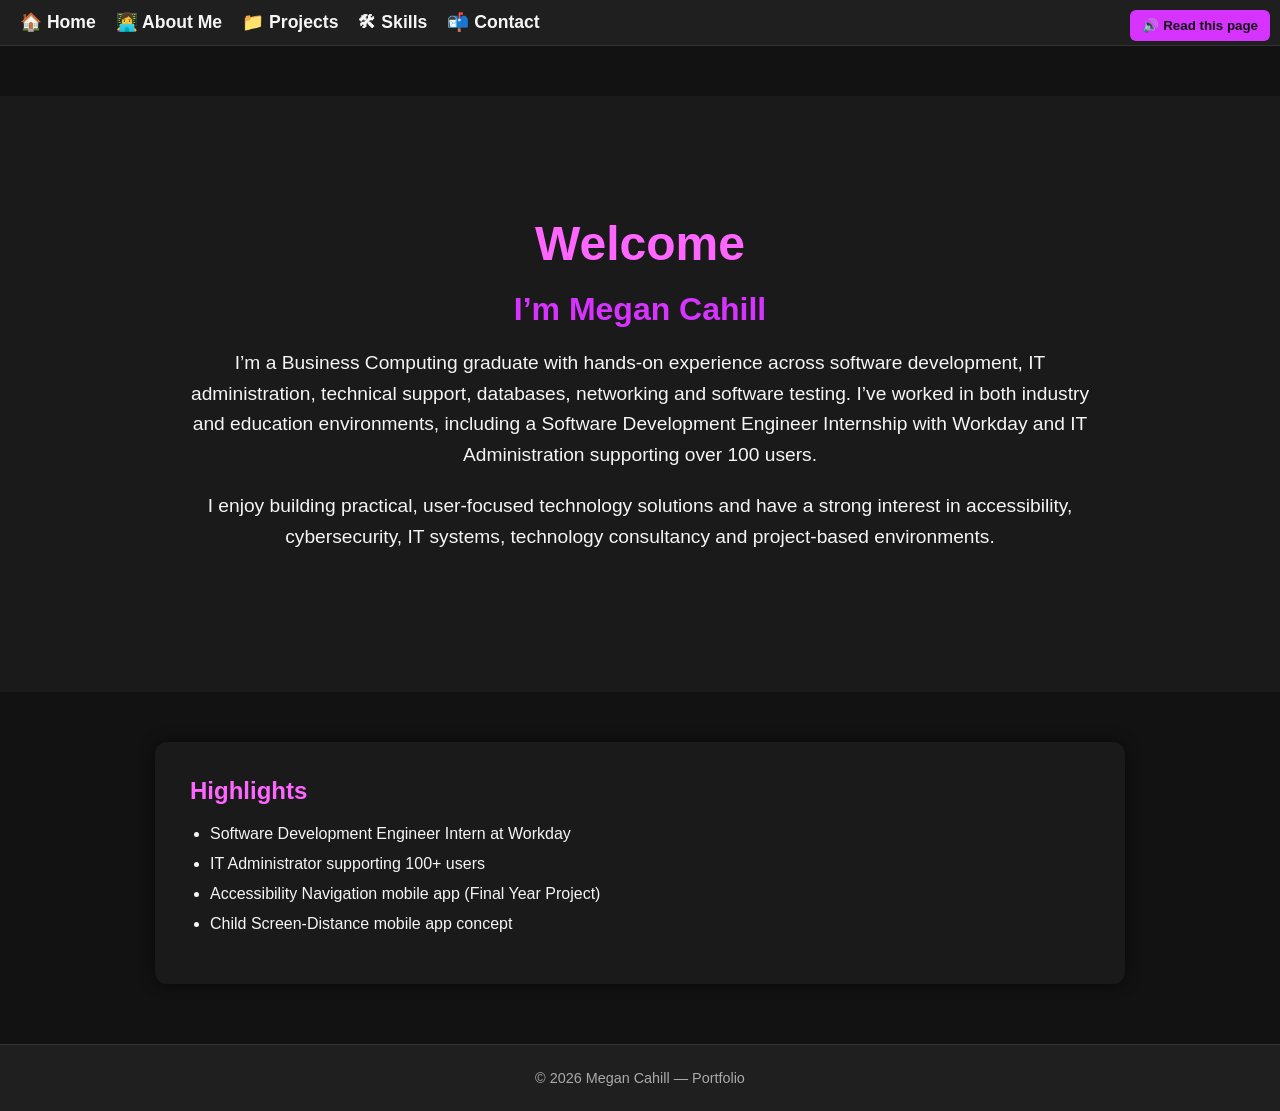
<file: index.html>
<!DOCTYPE html>
<html lang="en">
<head>
    <meta charset="UTF-8">
    <title>Megan Cahill – Portfolio</title>
    <link rel="stylesheet" href="style.css">
    <script src="narrator.js"></script>
</head>
<body>

<button class="narrator-btn" onclick="narratePage()">🔊 Read this page</button>

<nav>
    <a href="index.html">🏠 Home</a>
    <a href="about.html">👩‍💻 About Me</a>
    <a href="projects.html">📁 Projects</a>
    <a href="skills.html">🛠 Skills</a>
    <a href="contact.html">📬 Contact</a>
</nav>

<section class="home-hero">
    <h1>Welcome</h1>
    <h2>I’m <strong>Megan Cahill</strong></h2>

    <p>
        I’m a Business Computing graduate with hands-on experience across software development,
        IT administration, technical support, databases, networking and software testing.
        I’ve worked in both industry and education environments, including a Software Development
        Engineer Internship with Workday and IT Administration supporting over 100 users.
    </p>

    <p>
        I enjoy building practical, user-focused technology solutions and have a strong interest in
        accessibility, cybersecurity, IT systems, technology consultancy and project-based environments.
    </p>
</section>

<section>
    <h2>Highlights</h2>
    <ul>
        <li>Software Development Engineer Intern at Workday</li>
        <li>IT Administrator supporting 100+ users</li>
        <li>Accessibility Navigation mobile app (Final Year Project)</li>
        <li>Child Screen-Distance mobile app concept</li>
    </ul>
</section>

<footer>
    © 2026 Megan Cahill — Portfolio
</footer>

</body>
</html>
</file>
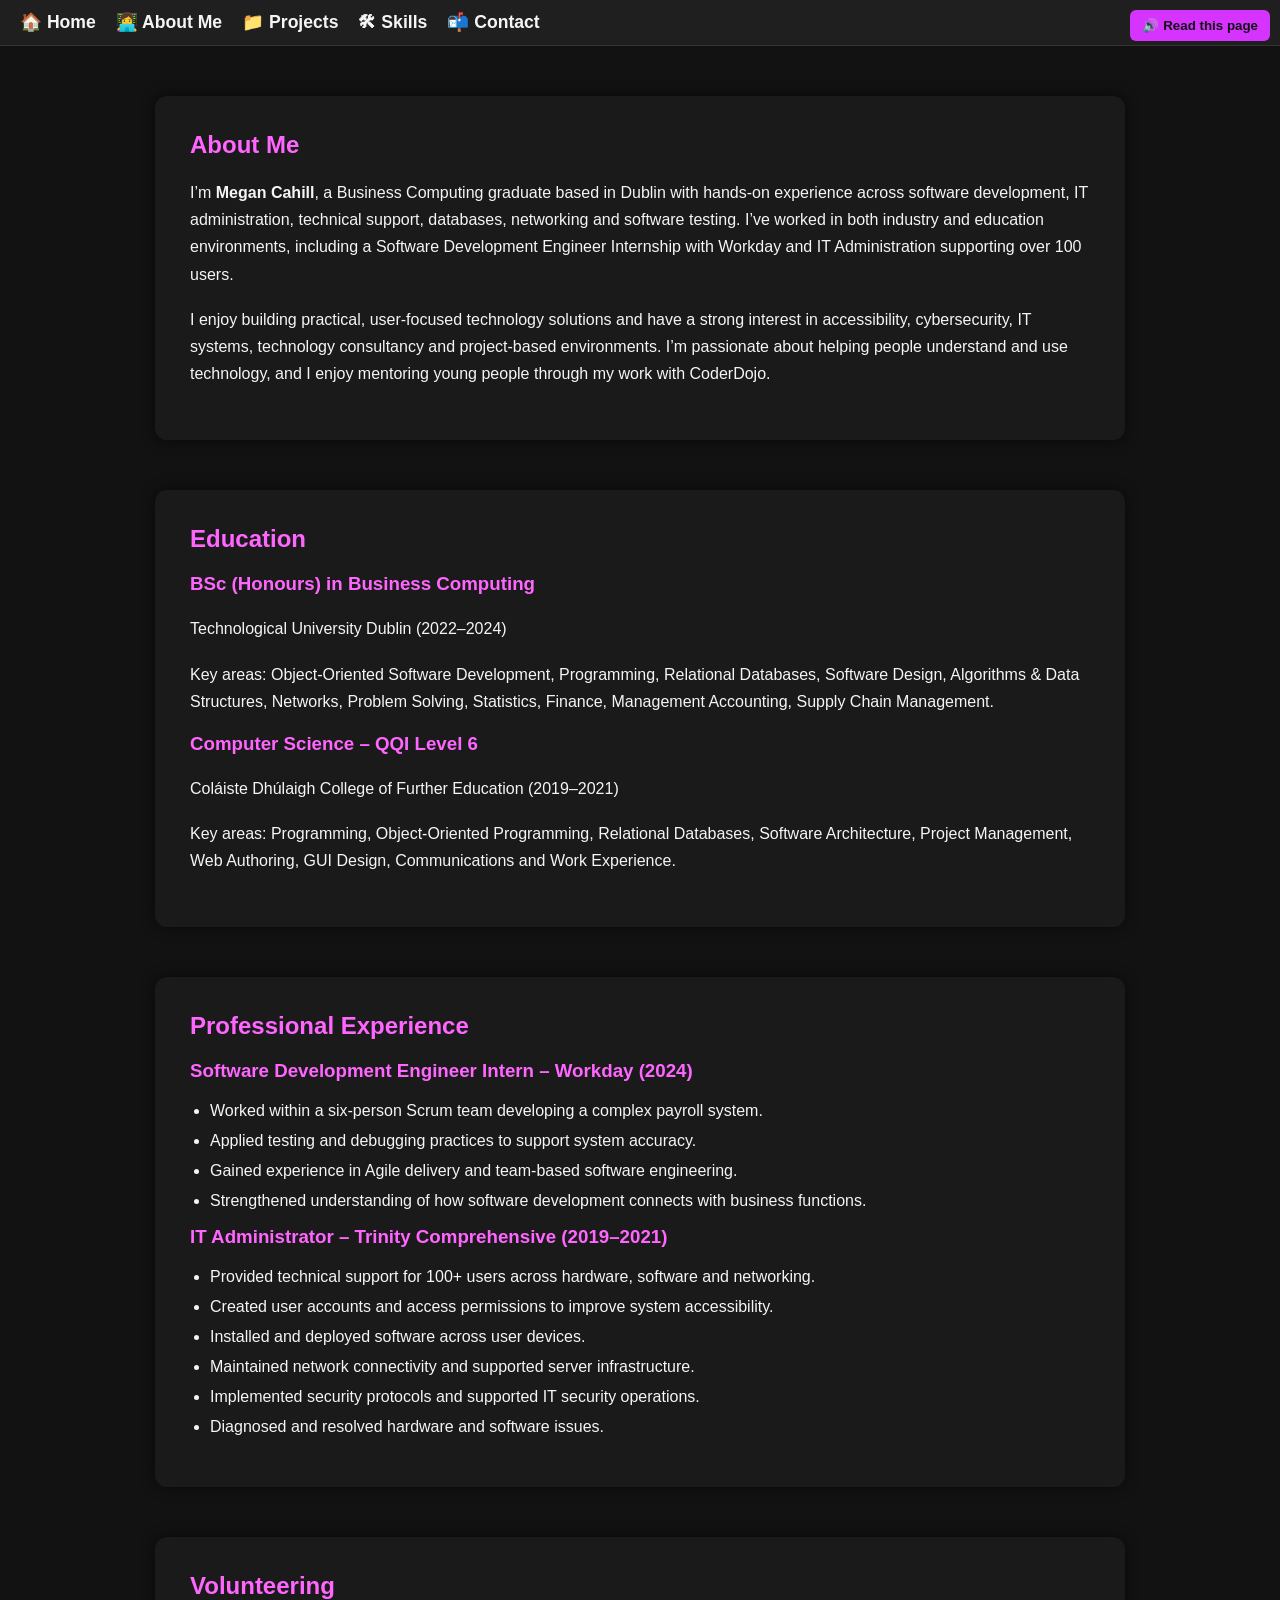
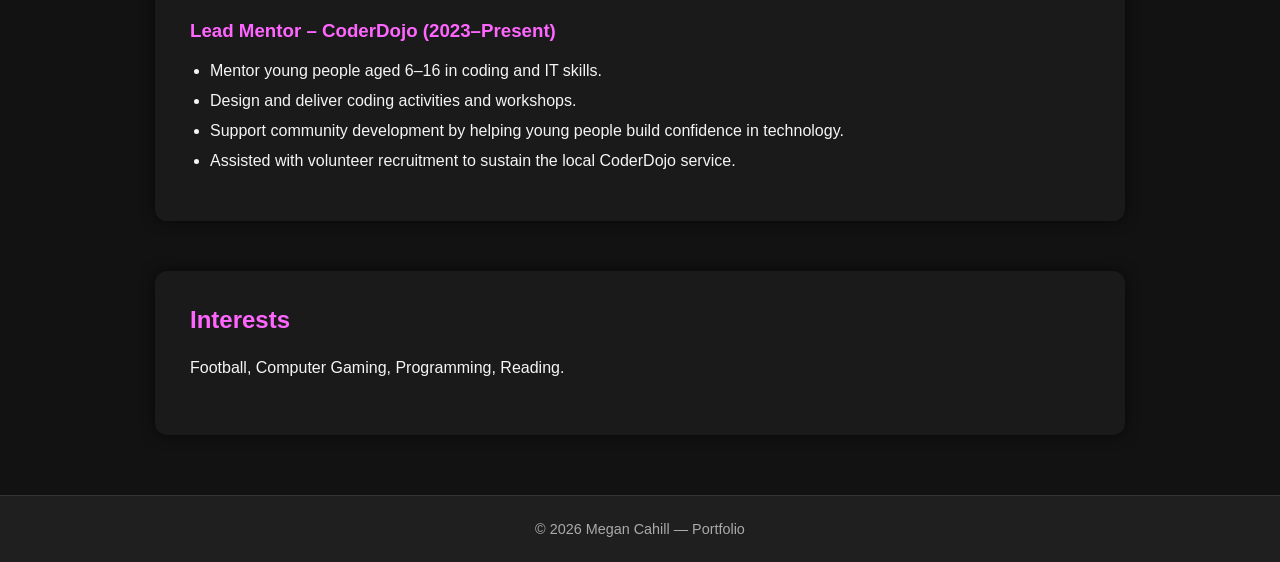
<file: about.html>
<!DOCTYPE html>
<html lang="en">
<head>
    <meta charset="UTF-8">
    <title>About Me – Megan Cahill</title>
    <link rel="stylesheet" href="style.css">
    <script src="narrator.js"></script>
</head>
<body>

<button class="narrator-btn" onclick="narratePage()">🔊 Read this page</button>

<nav>
    <a href="index.html">🏠 Home</a>
    <a href="about.html">👩‍💻 About Me</a>
    <a href="projects.html">📁 Projects</a>
    <a href="skills.html">🛠 Skills</a>
    <a href="contact.html">📬 Contact</a>
</nav>

    

<section>
    <h1>About Me</h1>
    <p>
        I’m <strong>Megan Cahill</strong>, a Business Computing graduate based in Dublin with hands-on experience
        across software development, IT administration, technical support, databases, networking and software testing.
        I’ve worked in both industry and education environments, including a Software Development Engineer Internship
        with Workday and IT Administration supporting over 100 users.
    </p>
    <p>
        I enjoy building practical, user-focused technology solutions and have a strong interest in accessibility,
        cybersecurity, IT systems, technology consultancy and project-based environments. I’m passionate about helping
        people understand and use technology, and I enjoy mentoring young people through my work with CoderDojo.
    </p>
</section>

<section>
    <h2>Education</h2>
    <h3>BSc (Honours) in Business Computing</h3>
    <p>Technological University Dublin (2022–2024)</p>
    <p>
        Key areas: Object-Oriented Software Development, Programming, Relational Databases, Software Design,
        Algorithms & Data Structures, Networks, Problem Solving, Statistics, Finance, Management Accounting,
        Supply Chain Management.
    </p>

    <h3>Computer Science – QQI Level 6</h3>
    <p>Coláiste Dhúlaigh College of Further Education (2019–2021)</p>
    <p>
        Key areas: Programming, Object-Oriented Programming, Relational Databases, Software Architecture,
        Project Management, Web Authoring, GUI Design, Communications and Work Experience.
    </p>
</section>

<section>
    <h2>Professional Experience</h2>

    <h3>Software Development Engineer Intern – Workday (2024)</h3>
    <ul>
        <li>Worked within a six-person Scrum team developing a complex payroll system.</li>
        <li>Applied testing and debugging practices to support system accuracy.</li>
        <li>Gained experience in Agile delivery and team-based software engineering.</li>
        <li>Strengthened understanding of how software development connects with business functions.</li>
    </ul>

    <h3>IT Administrator – Trinity Comprehensive (2019–2021)</h3>
    <ul>
        <li>Provided technical support for 100+ users across hardware, software and networking.</li>
        <li>Created user accounts and access permissions to improve system accessibility.</li>
        <li>Installed and deployed software across user devices.</li>
        <li>Maintained network connectivity and supported server infrastructure.</li>
        <li>Implemented security protocols and supported IT security operations.</li>
        <li>Diagnosed and resolved hardware and software issues.</li>
    </ul>
</section>

<section>
    <h2>Volunteering</h2>
    <h3>Lead Mentor – CoderDojo (2023–Present)</h3>
    <ul>
        <li>Mentor young people aged 6–16 in coding and IT skills.</li>
        <li>Design and deliver coding activities and workshops.</li>
        <li>Support community development by helping young people build confidence in technology.</li>
        <li>Assisted with volunteer recruitment to sustain the local CoderDojo service.</li>
    </ul>
</section>

<section>
    <h2>Interests</h2>
    <p>Football, Computer Gaming, Programming, Reading.</p>
</section>

<footer>
    © 2026 Megan Cahill — Portfolio
</footer>

</body>
</html>
</file>
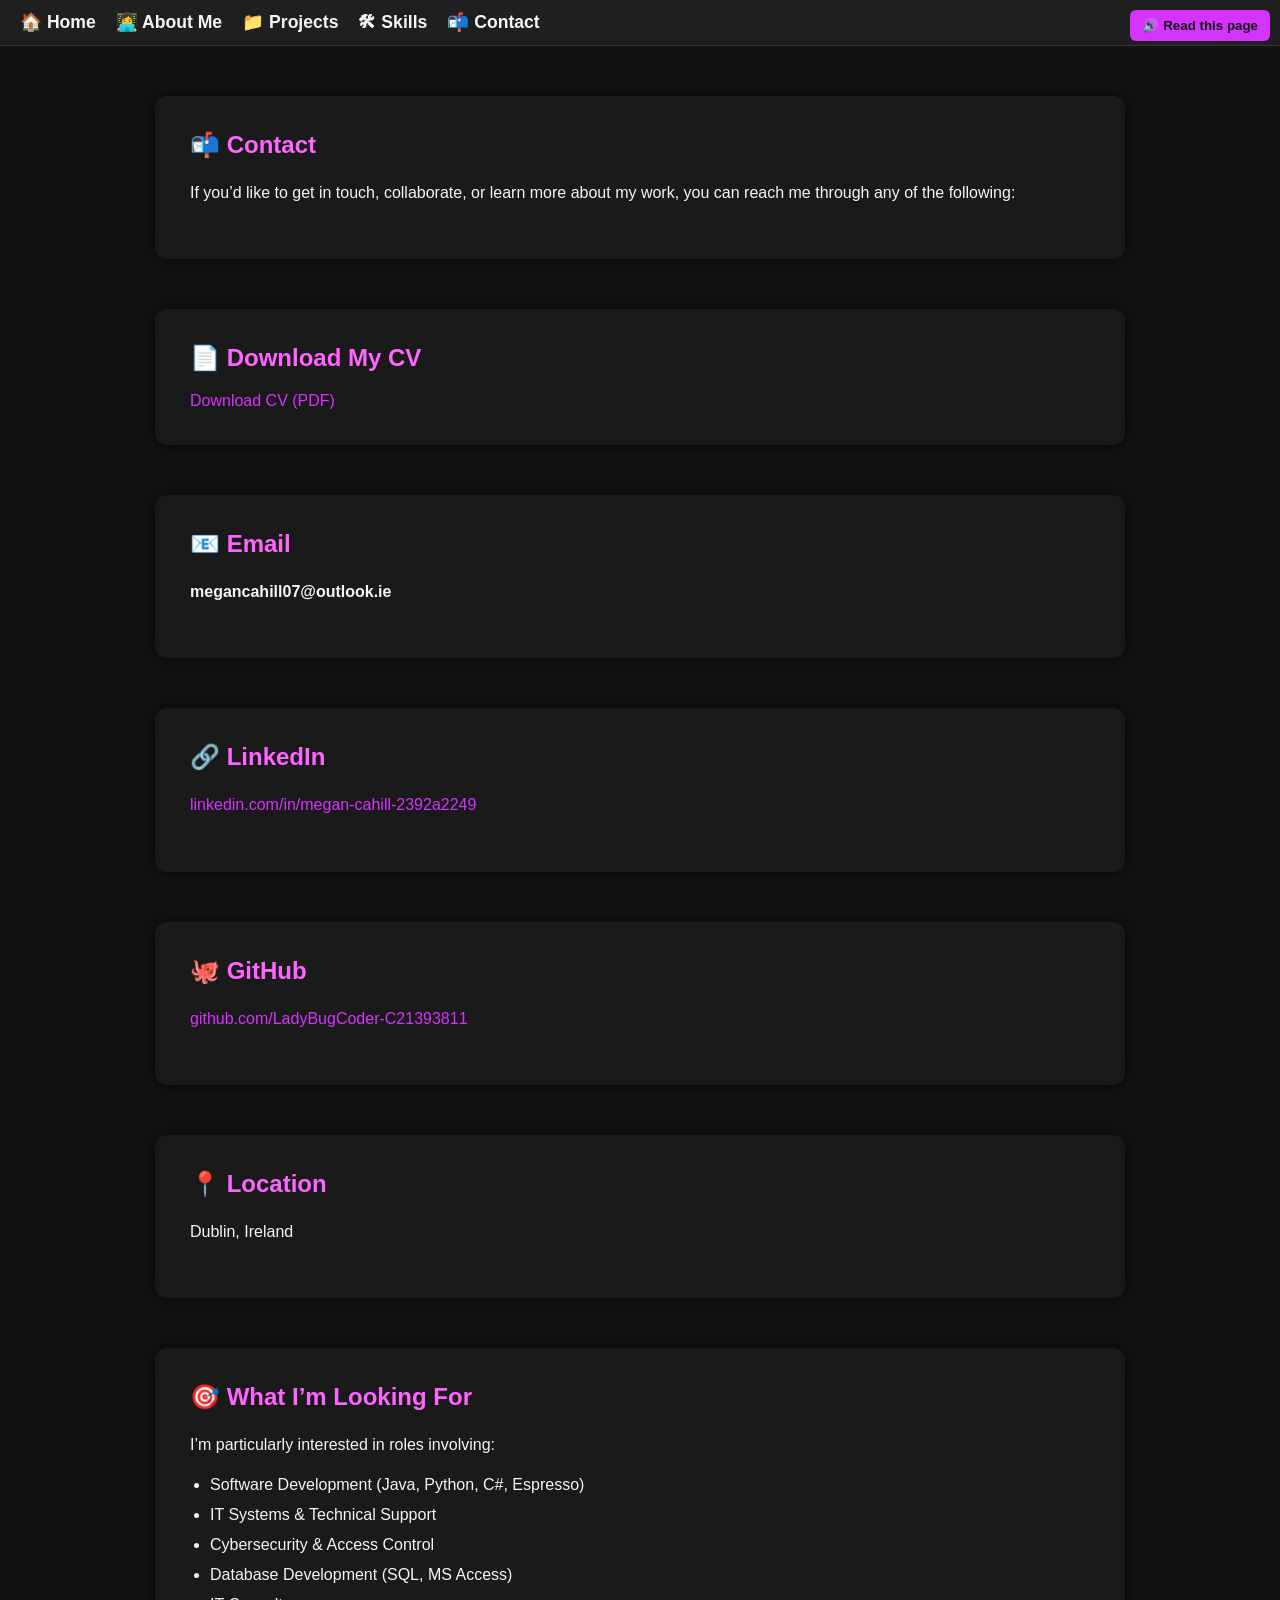
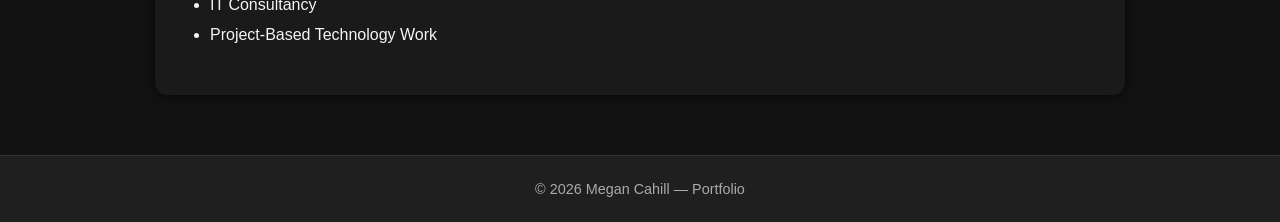
<file: contact.html>
<!DOCTYPE html>
<html lang="en">
<head>
    <meta charset="UTF-8">
    <title>Contact – Megan Cahill</title>
    <link rel="stylesheet" href="style.css">
    <script src="narrator.js"></script>
</head>
<body>

<button class="narrator-btn" onclick="narratePage()">🔊 Read this page</button>

<nav>
    <a href="index.html">🏠 Home</a>
    <a href="about.html">👩‍💻 About Me</a>
    <a href="projects.html">📁 Projects</a>
    <a href="skills.html">🛠 Skills</a>
    <a href="contact.html">📬 Contact</a>
</nav>

<section>
    <h1>📬 Contact</h1>
    <p>
        If you’d like to get in touch, collaborate, or learn more about my work, you can reach me through any of the following:
    </p>
</section>

<section>
    <h2>📄 Download My CV</h2>
    <a href="https://raw.githubusercontent.com/LadyBugCoder-C21393811/portfolio-site/main/Megan%20Cahill%20CV%2018122025%20new%20(1).pdf"
       download
       class="cv-button">
        Download CV (PDF)
    </a>
</section>

<section>
    <h2>📧 Email</h2>
    <p><strong>megancahill07@outlook.ie</strong></p>
</section>

<section>
    <h2>🔗 LinkedIn</h2>
    <p>
        <a href="https://linkedin.com/in/megan-cahill-2392a2249" target="_blank">
            linkedin.com/in/megan-cahill-2392a2249
        </a>
    </p>
</section>

<section>
    <h2>🐙 GitHub</h2>
    <p>
        <a href="https://github.com/LadyBugCoder-C21393811" target="_blank">
            github.com/LadyBugCoder-C21393811
        </a>
    </p>
</section>

<section>
    <h2>📍 Location</h2>
    <p>Dublin, Ireland</p>
</section>

<section>
    <h2>🎯 What I’m Looking For</h2>
    <p>I’m particularly interested in roles involving:</p>
    <ul>
        <li>Software Development (Java, Python, C#, Espresso)</li>
        <li>IT Systems & Technical Support</li>
        <li>Cybersecurity & Access Control</li>
        <li>Database Development (SQL, MS Access)</li>
        <li>IT Consultancy </li>


        <li>Project-Based Technology Work</li>
    </ul>
</section>

<footer>
    © 2026 Megan Cahill — Portfolio
</footer>

</body>
</html>
</file>
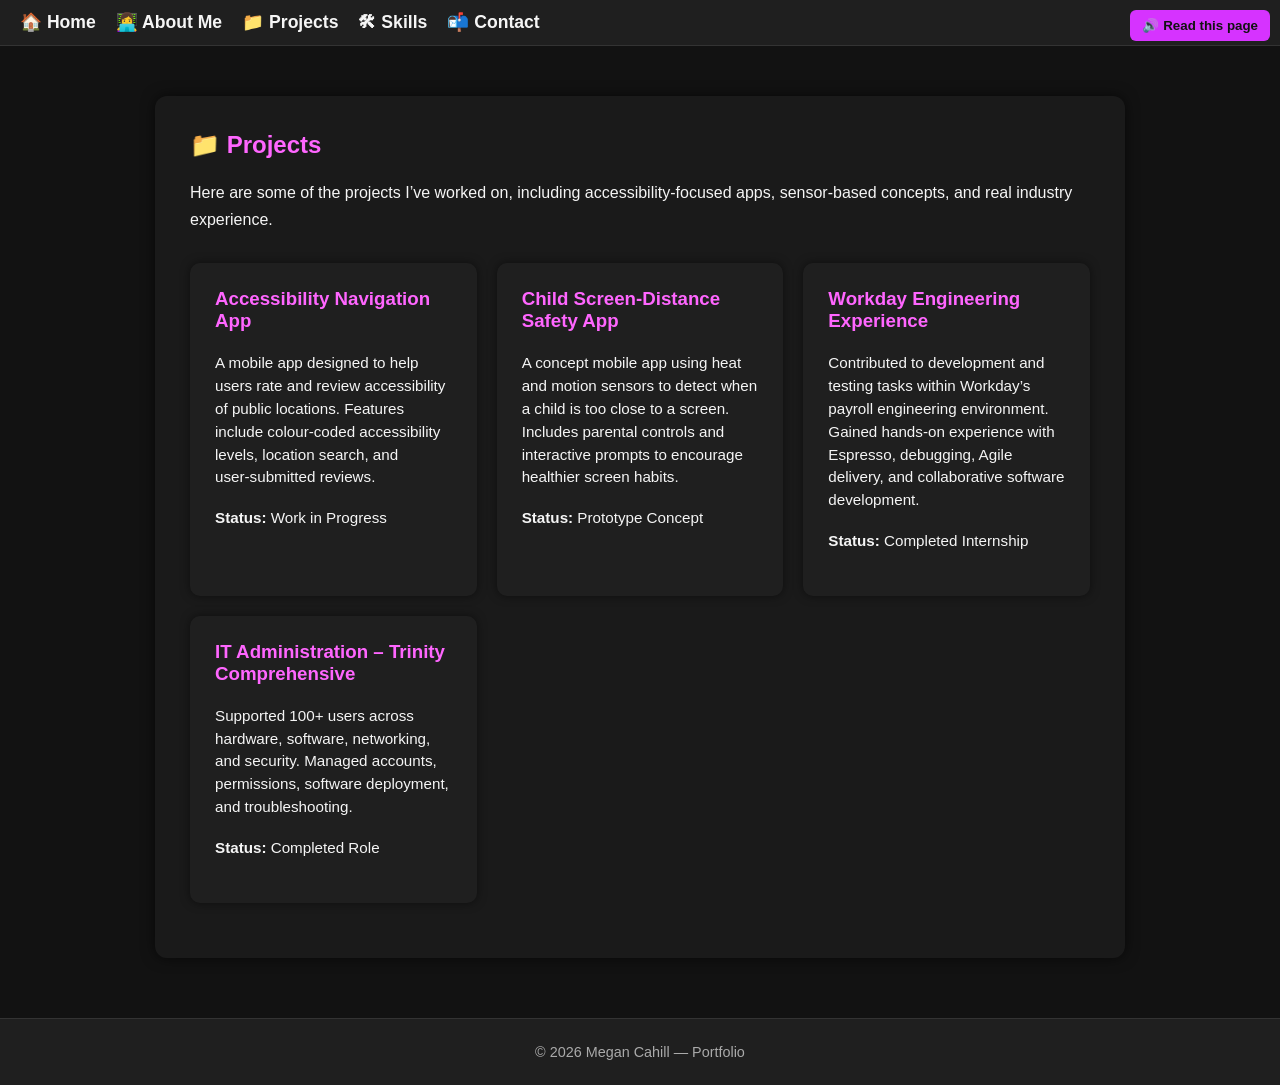
<file: projects.html>
<!DOCTYPE html>
<html lang="en">
<head>
    <meta charset="UTF-8">
    <title>Projects – Megan Cahill</title>
    <link rel="stylesheet" href="style.css">
    <script src="narrator.js"></script>
</head>
<body>

<button class="narrator-btn" onclick="narratePage()">🔊 Read this page</button>

<nav>
    <a href="index.html">🏠 Home</a>
    <a href="about.html">👩‍💻 About Me</a>
    <a href="projects.html">📁 Projects</a>
    <a href="skills.html">🛠 Skills</a>
    <a href="contact.html">📬 Contact</a>
</nav>

<section>
    <h1>📁 Projects</h1>
    <p>Here are some of the projects I’ve worked on, including accessibility-focused apps, sensor‑based concepts, and real industry experience.</p>

    <div class="project-grid">

        <!-- Accessibility Navigation App -->
        <div class="project-card">
            <h3>Accessibility Navigation App</h3>
            <p>
                A mobile app designed to help users rate and review accessibility of public locations.
                Features include colour‑coded accessibility levels, location search, and user‑submitted reviews.
            </p>
            <p><strong>Status:</strong> Work in Progress</p>
        </div>

        <!-- Child Screen Distance App -->
        <div class="project-card">
            <h3>Child Screen‑Distance Safety App</h3>
            <p>
                A concept mobile app using heat and motion sensors to detect when a child is too close to a screen.
                Includes parental controls and interactive prompts to encourage healthier screen habits.
            </p>
            <p><strong>Status:</strong> Prototype Concept</p>
        </div>

        <!-- Workday Experience -->
        <div class="project-card">
            <h3>Workday Engineering Experience</h3>
            <p>
                Contributed to development and testing tasks within Workday’s payroll engineering environment.
                Gained hands‑on experience with Espresso, debugging, Agile delivery, and collaborative software development.
            </p>
            <p><strong>Status:</strong> Completed Internship</p>
        </div>

        <!-- Trinity IT Admin -->
        <div class="project-card">
            <h3>IT Administration – Trinity Comprehensive</h3>
            <p>
                Supported 100+ users across hardware, software, networking, and security.
                Managed accounts, permissions, software deployment, and troubleshooting.
            </p>
            <p><strong>Status:</strong> Completed Role</p>
        </div>

    </div>
</section>

<footer>
    © 2026 Megan Cahill — Portfolio
</footer>

</body>
</html>
</file>
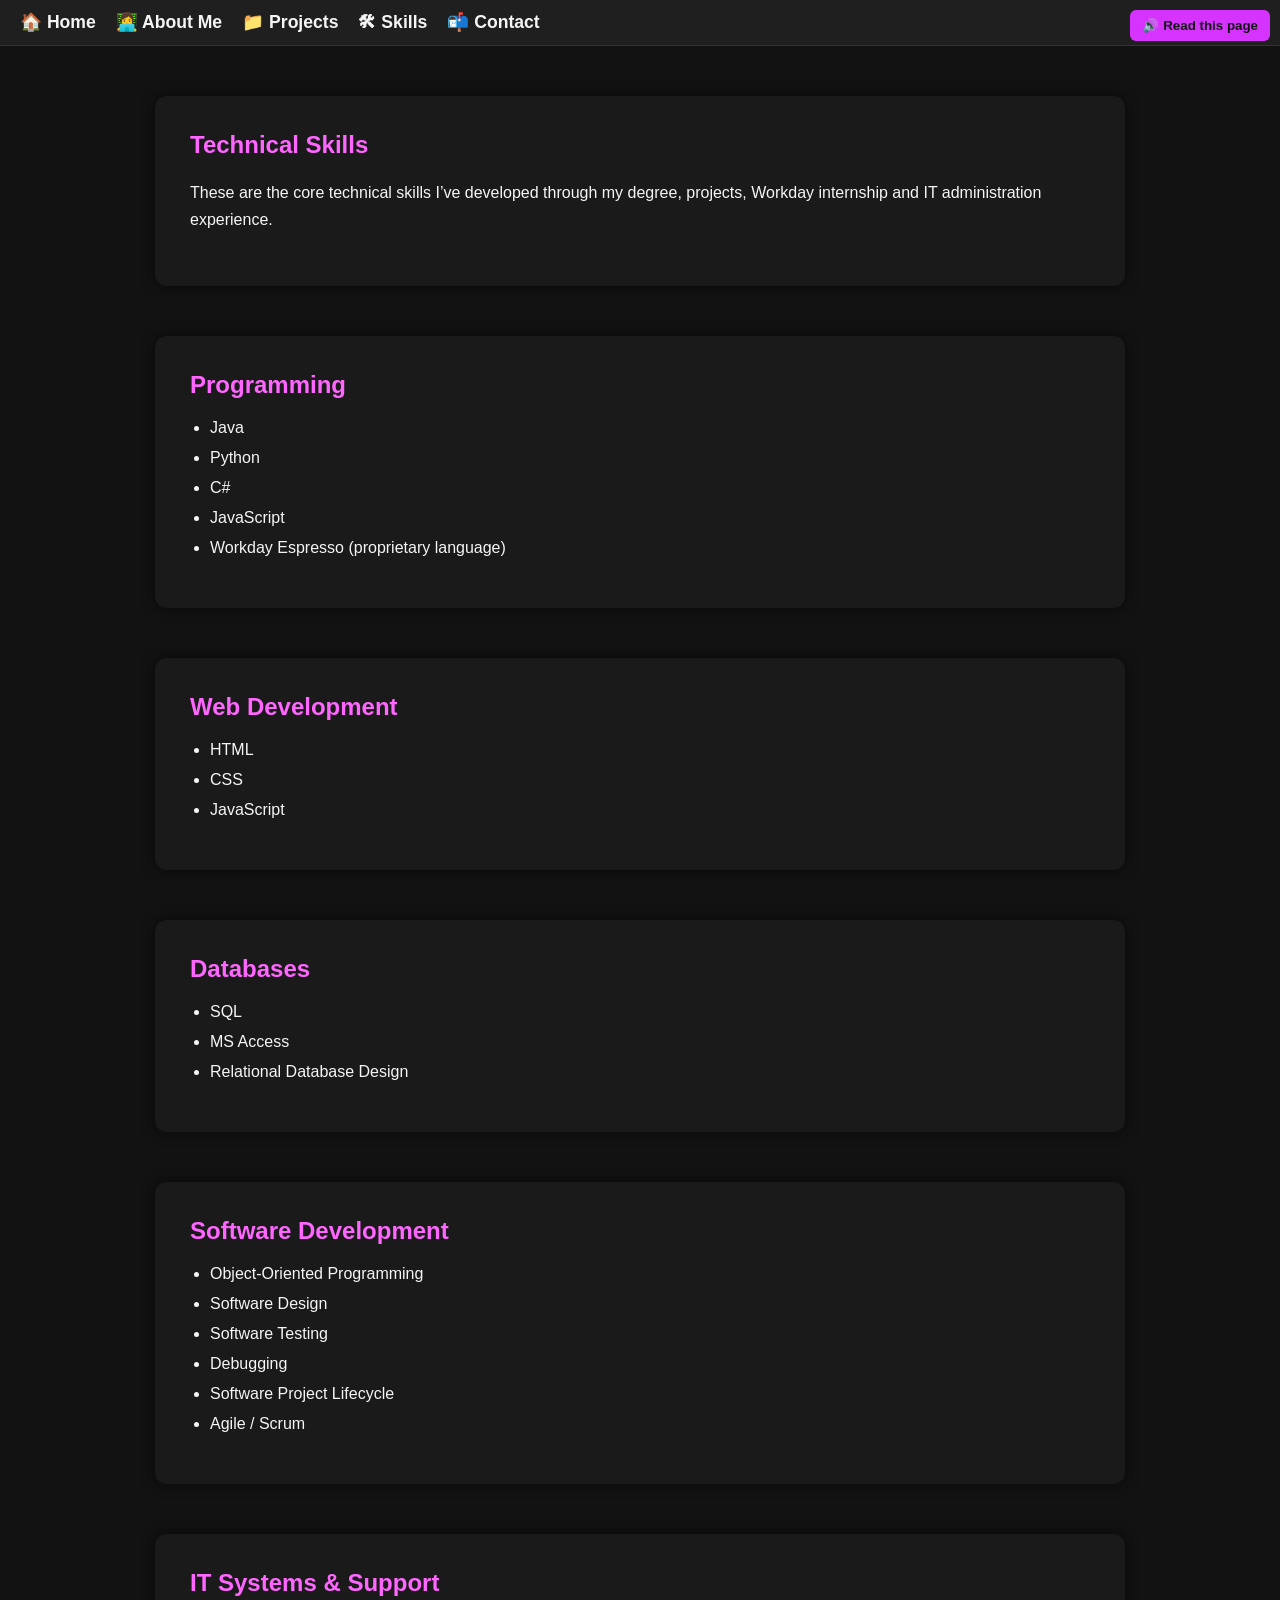
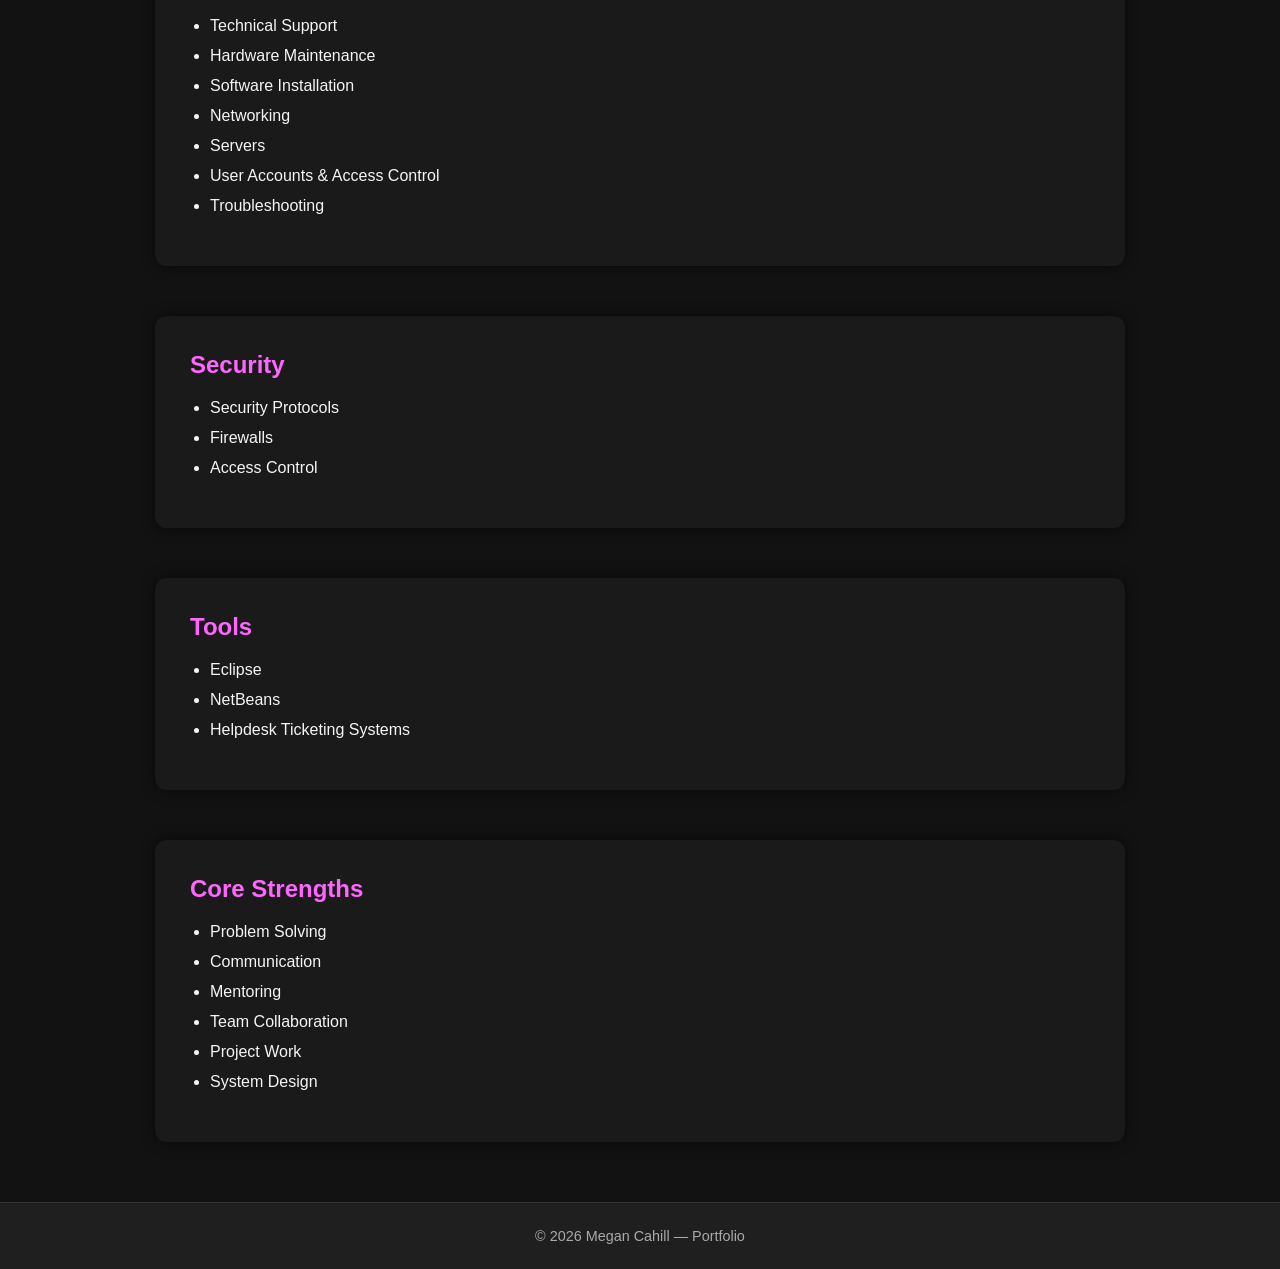
<file: skills.html>
<!DOCTYPE html>
<html lang="en">
<head>
    <meta charset="UTF-8">
    <title>Skills – Megan Cahill</title>
    <link rel="stylesheet" href="style.css">
    <script src="narrator.js"></script>
</head>
<body>

<button class="narrator-btn" onclick="narratePage()">🔊 Read this page</button>

<nav>
    <a href="index.html">🏠 Home</a>
    <a href="about.html">👩‍💻 About Me</a>
    <a href="projects.html">📁 Projects</a>
    <a href="skills.html">🛠 Skills</a>
    <a href="contact.html">📬 Contact</a>
</nav>

<section>
    <h1>Technical Skills</h1>
    <p>
        These are the core technical skills I’ve developed through my degree, projects,
        Workday internship and IT administration experience.
    </p>
</section>

<section>
    <h2>Programming</h2>
    <ul>
        <li>Java</li>
        <li>Python</li>
        <li>C#</li>
        <li>JavaScript</li>
        <li>Workday Espresso (proprietary language)</li>
    </ul>
</section>

<section>
    <h2>Web Development</h2>
    <ul>
        <li>HTML</li>
        <li>CSS</li>
        <li>JavaScript</li>
    </ul>
</section>

<section>
    <h2>Databases</h2>
    <ul>
        <li>SQL</li>
        <li>MS Access</li>
        <li>Relational Database Design</li>
    </ul>
</section>

<section>
    <h2>Software Development</h2>
    <ul>
        <li>Object-Oriented Programming</li>
        <li>Software Design</li>
        <li>Software Testing</li>
        <li>Debugging</li>
        <li>Software Project Lifecycle</li>
        <li>Agile / Scrum</li>
    </ul>
</section>

<section>
    <h2>IT Systems & Support</h2>
    <ul>
        <li>Technical Support</li>
        <li>Hardware Maintenance</li>
        <li>Software Installation</li>
        <li>Networking</li>
        <li>Servers</li>
        <li>User Accounts & Access Control</li>
        <li>Troubleshooting</li>
    </ul>
</section>

<section>
    <h2>Security</h2>
    <ul>
        <li>Security Protocols</li>
        <li>Firewalls</li>
        <li>Access Control</li>
    </ul>
</section>

<section>
    <h2>Tools</h2>
    <ul>
        <li>Eclipse</li>
        <li>NetBeans</li>
        <li>Helpdesk Ticketing Systems</li>
    </ul>
</section>

<section>
    <h2>Core Strengths</h2>
    <ul>
        <li>Problem Solving</li>
        <li>Communication</li>
        <li>Mentoring</li>
        <li>Team Collaboration</li>
        <li>Project Work</li>
        <li>System Design</li>
    </ul>
</section>

<footer>
    © 2026 Megan Cahill — Portfolio
</footer>

</body>
</html>
</file>
<file: style.css>
/* ------------------------------
   GLOBAL STYLES
------------------------------ */

body {
    margin: 0;
    padding: 0;
    font-family: Arial, sans-serif;
    background-color: #121212;
    color: #f5f5f5;
}

/* ------------------------------
   NARRATOR BUTTON
------------------------------ */

.narrator-btn {
    position: fixed;
    top: 10px;
    right: 10px;
    background-color: #d633ff;
    color: #121212;
    border: none;
    padding: 8px 12px;
    border-radius: 6px;
    font-weight: bold;
    cursor: pointer;
    z-index: 1000;
}

.narrator-btn:hover {
    background-color: #ffffff;
    color: #121212;
}

/* ------------------------------
   NAVIGATION BAR
------------------------------ */

nav {
    background-color: #1f1f1f;
    padding: 12px 20px;
    display: flex;
    gap: 20px;
    border-bottom: 1px solid #333333;
    font-size: 1.1rem;
    margin-bottom: 30px;
}

nav a {
    color: #f5f5f5;
    text-decoration: none;
    font-weight: bold;
    position: relative;
    transition: all 0.25s ease;
}

nav a:hover {
    color: #d633ff;
    transform: translateY(-2px);
}

/* ------------------------------
   HOME PAGE HERO SECTION
------------------------------ */

.home-hero {
    max-width: 100%;
    padding: 120px 20px;
    text-align: center;
    margin-bottom: 40px;

    /* Dark tech-wave background */
    background-image: url('https://images.unsplash.com/photo-1527443224154-9f5a5a4a4a4a?auto=format&fit=crop&w=1600&q=80');
    background-size: cover;
    background-position: center;
    background-repeat: no-repeat;

    border-radius: 0;
    box-shadow: none;
}

/* Fade-in animation */
@keyframes fadeIn {
    from { opacity: 0; transform: translateY(10px); }
    to { opacity: 1; transform: translateY(0); }
}

.home-hero h1,
.home-hero h2,
.home-hero p {
    opacity: 0;
    animation: fadeIn 1.2s ease forwards;
}

.home-hero h1 { animation-delay: 0.2s; font-size: 3rem; color: #ff66ff; }
.home-hero h2 { animation-delay: 0.5s; font-size: 2rem; color: #d633ff; }
.home-hero p  { animation-delay: 0.8s; max-width: 900px; margin: 0 auto 20px; font-size: 1.2rem; line-height: 1.6; }

/* ------------------------------
   STANDARD SECTIONS (BOXES)
------------------------------ */

section {
    max-width: 900px;
    margin: 50px auto;
    padding: 35px;
    background-color: #1a1a1a;
    border-radius: 12px;
    box-shadow: 0 0 14px rgba(0, 0, 0, 0.6);
}

h1, h2, h3 {
    color: #ff66ff;
    margin-top: 0;
    margin-bottom: 20px;
}

p {
    margin-bottom: 18px;
    line-height: 1.7;
}

/* ------------------------------
   LISTS
------------------------------ */

ul { padding-left: 20px; }
li { margin-bottom: 12px; }

/* ------------------------------
   CV BUTTON + GLOW
------------------------------ */

.cv-button,
button,
a.cv-button,
.glow-btn {
    transition: all 0.25s ease;
}

.cv-button:hover,
button:hover,
a.cv-button:hover,
.glow-btn:hover {
    box-shadow: 0 0 12px #ff66ff, 0 0 24px #d633ff;
    transform: translateY(-2px);
}

/* ------------------------------
   LINKS INSIDE SECTIONS
------------------------------ */

section a {
    color: #d633ff;
    text-decoration: none;
}

section a:hover {
    text-decoration: underline;
}

/* ------------------------------
   PROJECT CARDS
------------------------------ */

.project-grid {
    display: grid;
    grid-template-columns: repeat(auto-fit, minmax(280px, 1fr));
    gap: 20px;
    margin-top: 30px;
    margin-bottom: 20px;
}

.project-card {
    background-color: #1f1f1f;
    padding: 25px;
    border-radius: 10px;
    box-shadow: 0 0 10px rgba(0,0,0,0.5);
    transition: transform 0.2s ease;
}

.project-card:hover {
    transform: translateY(-5px);
}

.project-card h3 {
    color: #ff66ff;
    margin-top: 0;
}

.project-card p {
    font-size: 0.95rem;
    line-height: 1.5;
}

/* ------------------------------
   FOOTER
------------------------------ */

footer {
    text-align: center;
    padding: 25px 0;
    margin-top: 60px;
    background-color: #1f1f1f;
    color: #aaaaaa;
    font-size: 0.9rem;
    border-top: 1px solid #333333;
}
</file>
